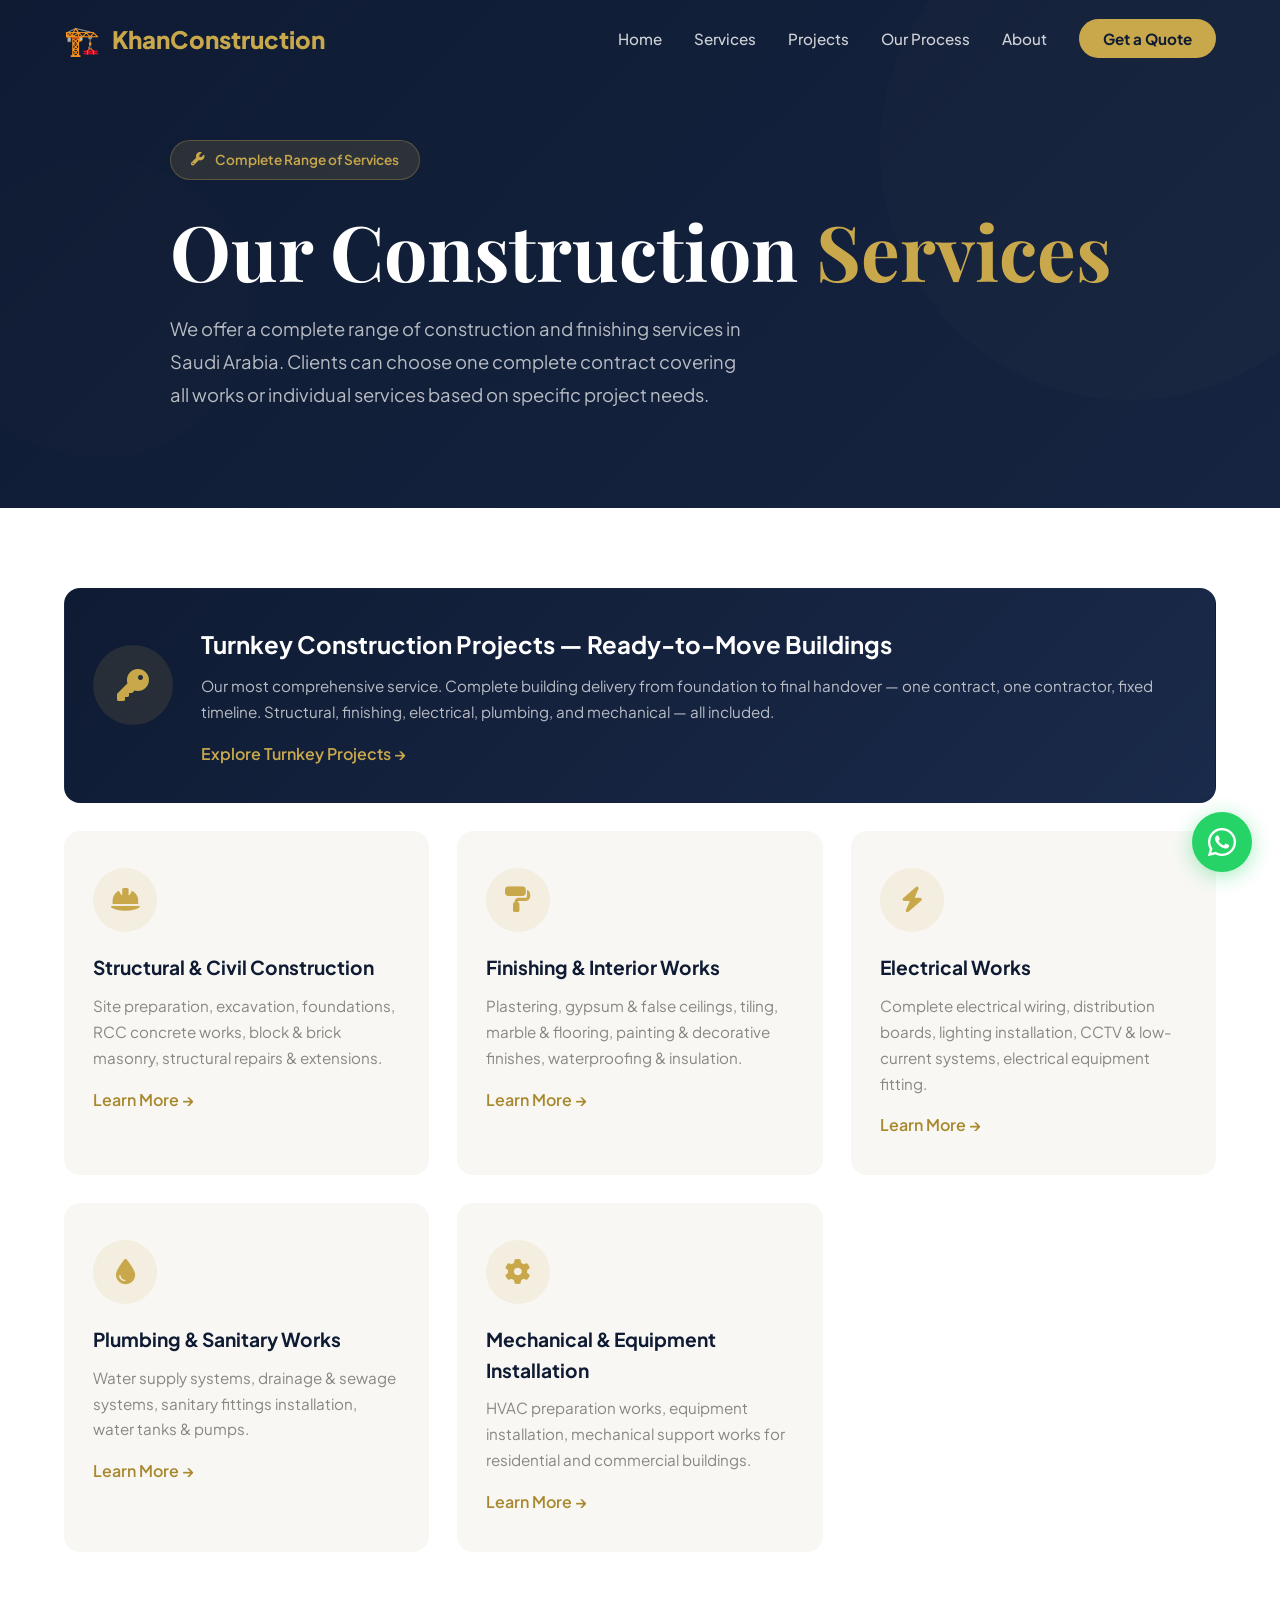
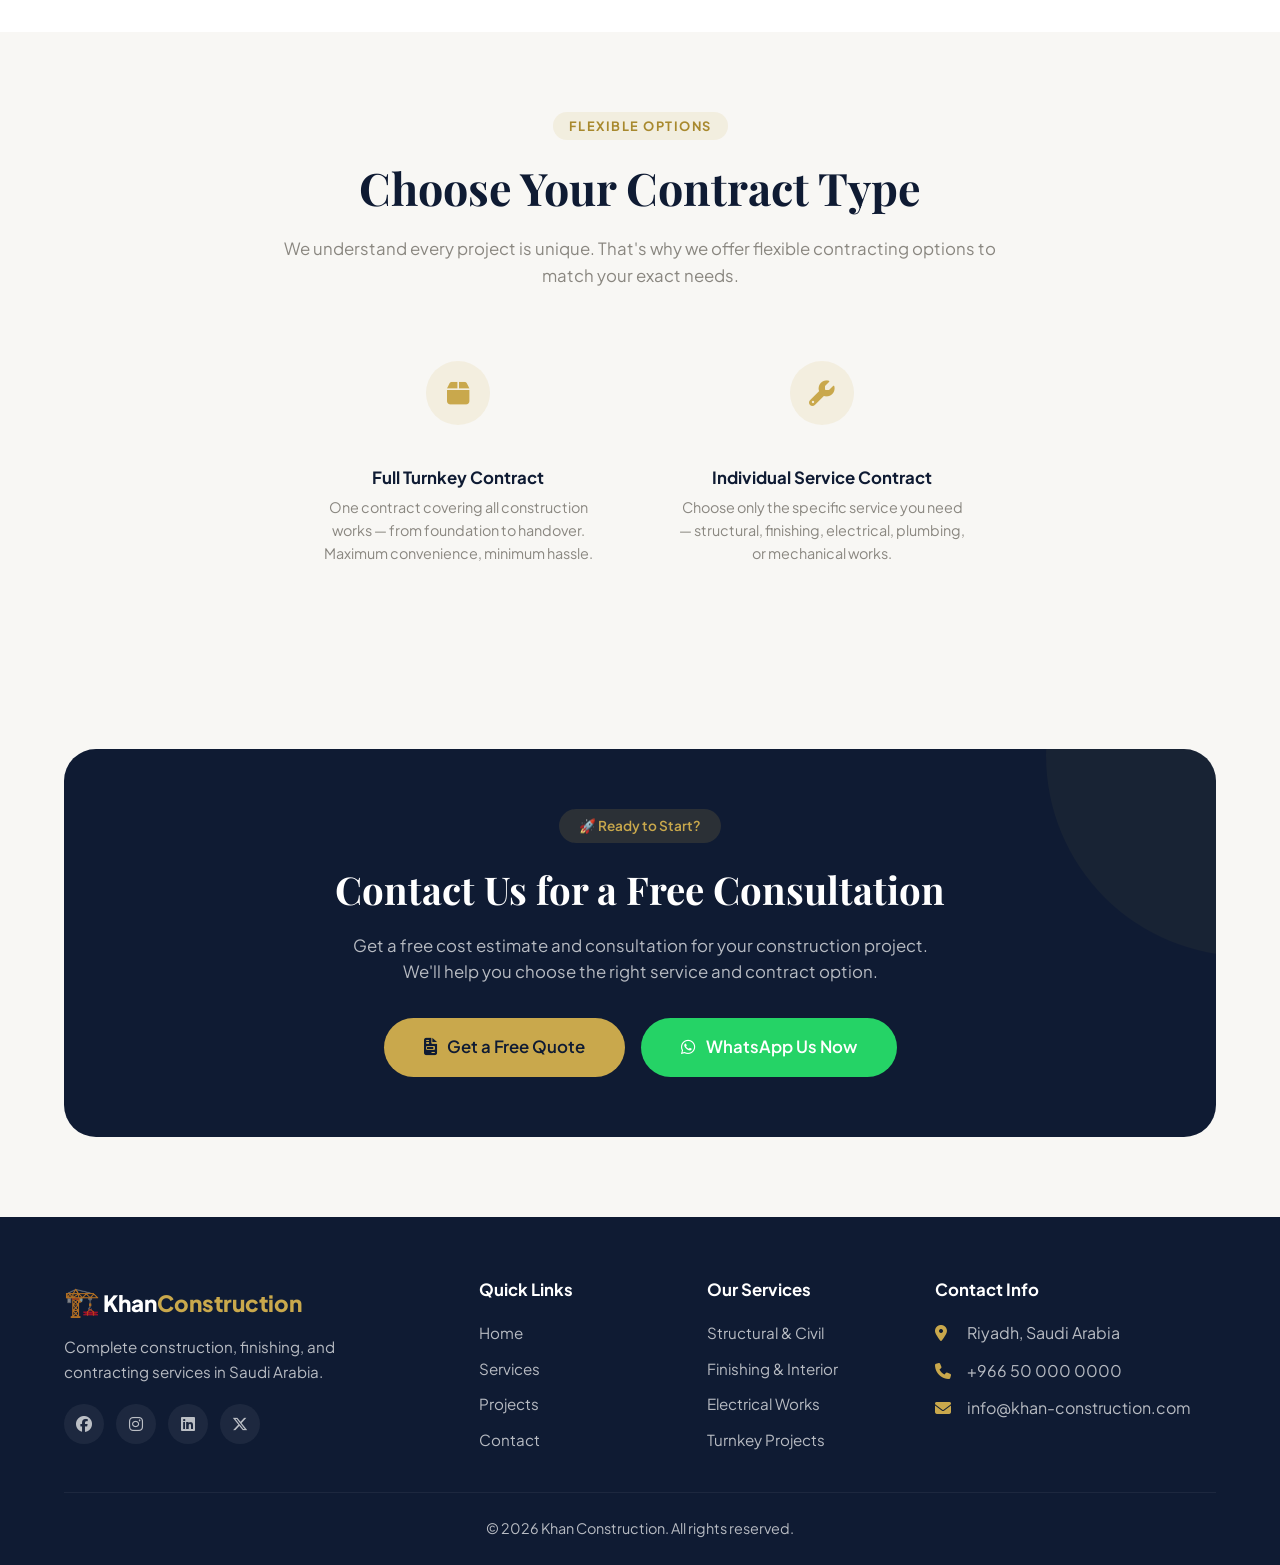
<file: services.html>
<!DOCTYPE html>
<html lang="en">
<head>
    <meta charset="UTF-8">
    <meta name="viewport" content="width=device-width, initial-scale=1.0">
    <title>Our Services | Khan Construction – Saudi Arabia</title>
    <link rel="preconnect" href="https://fonts.googleapis.com">
    <link href="https://fonts.googleapis.com/css2?family=Plus+Jakarta+Sans:wght@300;400;500;600;700;800&family=Playfair+Display:wght@700;800&display=swap" rel="stylesheet">
    <link rel="stylesheet" href="https://cdnjs.cloudflare.com/ajax/libs/font-awesome/6.5.1/css/all.min.css">
    <link href="https://unpkg.com/aos@2.3.1/dist/aos.css" rel="stylesheet">
    <link rel="stylesheet" href="assets/css/style.css">
</head>
<body>
    <div id="loadingOverlay"><div class="loader"><div class="loader-bar"></div><div class="loader-text">Building Excellence...</div></div></div>
    <a href="https://wa.me/966500000000" target="_blank" class="whatsapp-float" aria-label="Contact on WhatsApp"><i class="fa-brands fa-whatsapp"></i></a>

    <!-- NAVIGATION -->
    <nav class="navbar" id="navbar">
        <div class="container nav-container">
            <div class="nav-brand">
                <span class="brand-icon">🏗️</span>
                <span class="brand-text">Khan<span>Construction</span></span>
            </div>
            <button class="nav-toggle" id="navToggle" aria-label="Menu"><span></span><span></span><span></span></button>
            <ul class="nav-links" id="navLinks">
                <li><a href="index.html">Home</a></li>
                <li><a href="services.html" class="active">Services</a></li>
                <li><a href="index.html#projects">Projects</a></li>
                <li><a href="index.html#process">Our Process</a></li>
                <li><a href="index.html#about">About</a></li>
                <li><a href="index.html#contact" class="nav-cta">Get a Quote</a></li>
            </ul>
        </div>
    </nav>

    <!-- PAGE HEADER -->
    <section class="hero" style="min-height: 50vh;">
        <div class="hero-overlay"></div>
        <div class="hero-shapes"><div class="shape shape-1"></div><div class="shape shape-2"></div></div>
        <div class="container hero-content" style="padding: 140px 0 60px;">
            <div class="hero-badge" data-aos="fade-up"><i class="fa-solid fa-wrench"></i> Complete Range of Services</div>
            <h1 data-aos="fade-up" data-aos-delay="100">Our Construction <span>Services</span></h1>
            <p data-aos="fade-up" data-aos-delay="200">We offer a complete range of construction and finishing services in Saudi Arabia. Clients can choose one complete contract covering all works or individual services based on specific project needs.</p>
        </div>
    </section>

    <!-- ALL SERVICES -->
    <section class="services" id="allServices">
        <div class="container">
            <div class="services-grid">
                <!-- Turnkey Featured -->
                <div class="service-card service-featured" data-aos="fade-up" data-aos-delay="50" style="grid-column: 1 / -1;">
                    <div style="display: flex; align-items: center; gap: 28px; flex-wrap: wrap;">
                        <div class="service-icon" style="width: 80px; height: 80px; font-size: 2rem; flex-shrink: 0;"><i class="fa-solid fa-key"></i></div>
                        <div style="flex: 1; min-width: 280px;">
                            <h3 style="font-size: 1.5rem;">Turnkey Construction Projects — Ready-to-Move Buildings</h3>
                            <p style="color: rgba(255,255,255,0.7);">Our most comprehensive service. Complete building delivery from foundation to final handover — one contract, one contractor, fixed timeline. Structural, finishing, electrical, plumbing, and mechanical — all included.</p>
                            <a href="services/turnkey.html" class="service-link" style="color: var(--gold);">Explore Turnkey Projects →</a>
                        </div>
                    </div>
                </div>

                <div class="service-card" data-aos="fade-up" data-aos-delay="100">
                    <div class="service-icon"><i class="fa-solid fa-hard-hat"></i></div>
                    <h3>Structural & Civil Construction</h3>
                    <p>Site preparation, excavation, foundations, RCC concrete works, block & brick masonry, structural repairs & extensions.</p>
                    <a href="services/structural.html" class="service-link">Learn More →</a>
                </div>
                <div class="service-card" data-aos="fade-up" data-aos-delay="150">
                    <div class="service-icon"><i class="fa-solid fa-paint-roller"></i></div>
                    <h3>Finishing & Interior Works</h3>
                    <p>Plastering, gypsum & false ceilings, tiling, marble & flooring, painting & decorative finishes, waterproofing & insulation.</p>
                    <a href="services/finishing.html" class="service-link">Learn More →</a>
                </div>
                <div class="service-card" data-aos="fade-up" data-aos-delay="200">
                    <div class="service-icon"><i class="fa-solid fa-bolt"></i></div>
                    <h3>Electrical Works</h3>
                    <p>Complete electrical wiring, distribution boards, lighting installation, CCTV & low-current systems, electrical equipment fitting.</p>
                    <a href="services/electrical.html" class="service-link">Learn More →</a>
                </div>
                <div class="service-card" data-aos="fade-up" data-aos-delay="250">
                    <div class="service-icon"><i class="fa-solid fa-droplet"></i></div>
                    <h3>Plumbing & Sanitary Works</h3>
                    <p>Water supply systems, drainage & sewage systems, sanitary fittings installation, water tanks & pumps.</p>
                    <a href="services/plumbing.html" class="service-link">Learn More →</a>
                </div>
                <div class="service-card" data-aos="fade-up" data-aos-delay="300">
                    <div class="service-icon"><i class="fa-solid fa-gear"></i></div>
                    <h3>Mechanical & Equipment Installation</h3>
                    <p>HVAC preparation works, equipment installation, mechanical support works for residential and commercial buildings.</p>
                    <a href="services/mechanical.html" class="service-link">Learn More →</a>
                </div>
            </div>
        </div>
    </section>

    <!-- CONTRACT OPTIONS -->
    <section class="why-choose">
        <div class="container">
            <div class="section-header" data-aos="fade-up">
                <span class="section-tag">Flexible Options</span>
                <h2>Choose Your Contract Type</h2>
                <p>We understand every project is unique. That's why we offer flexible contracting options to match your exact needs.</p>
            </div>
            <div style="display: grid; grid-template-columns: repeat(auto-fit, minmax(280px, 1fr)); gap: 28px; max-width: 700px; margin: 0 auto;">
                <div class="step" data-aos="fade-up" data-aos-delay="100" style="text-align: center; flex-direction: column; align-items: center;">
                    <div class="service-icon"><i class="fa-solid fa-box"></i></div>
                    <div class="step-content">
                        <h4>Full Turnkey Contract</h4>
                        <p>One contract covering all construction works — from foundation to handover. Maximum convenience, minimum hassle.</p>
                    </div>
                </div>
                <div class="step" data-aos="fade-up" data-aos-delay="200" style="text-align: center; flex-direction: column; align-items: center;">
                    <div class="service-icon"><i class="fa-solid fa-wrench"></i></div>
                    <div class="step-content">
                        <h4>Individual Service Contract</h4>
                        <p>Choose only the specific service you need — structural, finishing, electrical, plumbing, or mechanical works.</p>
                    </div>
                </div>
            </div>
        </div>
    </section>

    <!-- CTA -->
    <section class="cta-final">
        <div class="container">
            <div class="cta-box" data-aos="zoom-in">
                <span class="cta-badge">🚀 Ready to Start?</span>
                <h2>Contact Us for a Free Consultation</h2>
                <p>Get a free cost estimate and consultation for your construction project. We'll help you choose the right service and contract option.</p>
                <div class="cta-buttons">
                    <a href="index.html#contact" class="btn btn-primary btn-large"><i class="fa-solid fa-file-invoice"></i> Get a Free Quote</a>
                    <a href="https://wa.me/966500000000" target="_blank" class="btn btn-whatsapp btn-large"><i class="fa-brands fa-whatsapp"></i> WhatsApp Us Now</a>
                </div>
            </div>
        </div>
    </section>

    <!-- FOOTER -->
    <footer class="footer">
        <div class="container">
            <div class="footer-grid">
                <div class="footer-brand">
                    <span class="brand-icon">🏗️</span>
                    <span class="brand-text">Khan<span>Construction</span></span>
                    <p>Complete construction, finishing, and contracting services in Saudi Arabia.</p>
                    <div class="footer-social">
                        <a href="#"><i class="fa-brands fa-facebook"></i></a>
                        <a href="#"><i class="fa-brands fa-instagram"></i></a>
                        <a href="#"><i class="fa-brands fa-linkedin"></i></a>
                        <a href="#"><i class="fa-brands fa-x-twitter"></i></a>
                    </div>
                </div>
                <div class="footer-links"><h4>Quick Links</h4><ul><li><a href="index.html">Home</a></li><li><a href="services.html">Services</a></li><li><a href="index.html#projects">Projects</a></li><li><a href="index.html#contact">Contact</a></li></ul></div>
                <div class="footer-services"><h4>Our Services</h4><ul><li><a href="services/structural.html">Structural & Civil</a></li><li><a href="services/finishing.html">Finishing & Interior</a></li><li><a href="services/electrical.html">Electrical Works</a></li><li><a href="services/turnkey.html">Turnkey Projects</a></li></ul></div>
                <div class="footer-contact"><h4>Contact Info</h4><p><i class="fa-solid fa-location-dot"></i> Riyadh, Saudi Arabia</p><p><i class="fa-solid fa-phone"></i> <a href="tel:+966500000000">+966 50 000 0000</a></p><p><i class="fa-solid fa-envelope"></i> <a href="mailto:info@khan-construction.com">info@khan-construction.com</a></p></div>
            </div>
            <div class="footer-bottom"><p>&copy; 2026 Khan Construction. All rights reserved.</p></div>
        </div>
    </footer>

    <script src="https://unpkg.com/aos@2.3.1/dist/aos.js"></script>
    <script src="assets/js/main.js"></script>
</body>
</html>
</file>
<file: assets/css/style.css>
/* ═══════════════════════════════════════════
   CONSTRUCTION WEBSITE – Premium Theme
   Color Palette: Dark Blue + Gold/Amber
   ═══════════════════════════════════════════ */

@import url('https://fonts.googleapis.com/css2?family=Plus+Jakarta+Sans:wght@300;400;500;600;700;800&family=Playfair+Display:wght@700;800&display=swap');

:root {
    /* Primary colors */
    --primary: #1a2a4a;
    --primary-dark: #0f1b33;
    --primary-light: #2a4066;
    --gold: #c9a84c;
    --gold-light: #e6cc7a;
    --gold-dark: #a8892e;
    
    /* Neutrals */
    --white: #ffffff;
    --off-white: #f8f7f4;
    --gray-light: #eae8e3;
    --gray: #8a8780;
    --gray-dark: #4a4842;
    --black: #1a1815;
    
    /* Shadows */
    --shadow-sm: 0 2px 12px rgba(26,42,74,0.08);
    --shadow-md: 0 8px 32px rgba(26,42,74,0.12);
    --shadow-lg: 0 20px 60px rgba(26,42,74,0.20);
    --shadow-xl: 0 40px 80px rgba(26,42,74,0.25);
    
    /* Transitions */
    --transition: 0.4s cubic-bezier(0.25, 0.46, 0.45, 0.94);
    --transition-slow: 0.8s cubic-bezier(0.25, 0.46, 0.45, 0.94);
    
    /* Border Radius */
    --radius-sm: 8px;
    --radius-md: 16px;
    --radius-lg: 24px;
    --radius-xl: 32px;
}

/* ─── RESET ─── */
* {
    margin: 0;
    padding: 0;
    box-sizing: border-box;
}
html {
    scroll-behavior: smooth;
    overflow-x: hidden;
}
body {
    font-family: 'Plus Jakarta Sans', sans-serif;
    background: var(--off-white);
    color: var(--black);
    line-height: 1.6;
    overflow-x: hidden;
}

.container {
    max-width: 1200px;
    margin: 0 auto;
    padding: 0 24px;
}

img {
    max-width: 100%;
    display: block;
}
a {
    text-decoration: none;
    color: inherit;
}
ul {
    list-style: none;
}

/* ─── LOADING OVERLAY ─── */
#loadingOverlay {
    position: fixed;
    inset: 0;
    background: var(--primary-dark);
    z-index: 99999;
    display: flex;
    align-items: center;
    justify-content: center;
    transition: opacity 0.8s ease, visibility 0.8s ease;
}
#loadingOverlay.hidden {
    opacity: 0;
    visibility: hidden;
}
.loader {
    text-align: center;
}
.loader-bar {
    width: 60px;
    height: 4px;
    background: var(--gold);
    border-radius: 4px;
    margin: 0 auto 16px;
    animation: loaderPulse 1.2s ease-in-out infinite;
}
@keyframes loaderPulse {
    0%, 100% { width: 60px; opacity: 1; }
    50% { width: 120px; opacity: 0.5; }
}
.loader-text {
    color: var(--gold);
    font-weight: 600;
    font-size: 0.9rem;
    letter-spacing: 4px;
    text-transform: uppercase;
}

/* ─── WHATSAPP FLOAT ─── */
.whatsapp-float {
    position: fixed;
    bottom: 28px;
    right: 28px;
    z-index: 9999;
    width: 60px;
    height: 60px;
    background: #25D366;
    color: white;
    border-radius: 50%;
    display: flex;
    align-items: center;
    justify-content: center;
    font-size: 2rem;
    box-shadow: 0 4px 20px rgba(37,211,102,0.4);
    transition: var(--transition);
    animation: pulse 2s infinite;
}
.whatsapp-float:hover {
    transform: scale(1.1);
    box-shadow: 0 8px 32px rgba(37,211,102,0.5);
}
@keyframes pulse {
    0%, 100% { transform: scale(1); }
    50% { transform: scale(1.05); }
}

/* ─── NAVIGATION ─── */
.navbar {
    position: fixed;
    top: 0;
    left: 0;
    width: 100%;
    z-index: 999;
    padding: 16px 0;
    transition: var(--transition);
    background: transparent;
}
.navbar.scrolled {
    background: var(--primary-dark);
    backdrop-filter: blur(20px);
    padding: 10px 0;
    box-shadow: var(--shadow-md);
}
.nav-container {
    display: flex;
    align-items: center;
    justify-content: space-between;
}
.nav-brand {
    display: flex;
    align-items: center;
    gap: 12px;
    font-size: 1.5rem;
    font-weight: 800;
    color: var(--white);
}
.nav-brand .brand-icon {
    font-size: 1.8rem;
}
.nav-brand span {
    color: var(--gold);
}
.nav-links {
    display: flex;
    align-items: center;
    gap: 32px;
}
.nav-links a {
    color: rgba(255,255,255,0.8);
    font-weight: 500;
    font-size: 0.95rem;
    transition: var(--transition);
    position: relative;
}
.nav-links a::after {
    content: '';
    position: absolute;
    bottom: -4px;
    left: 0;
    width: 0;
    height: 2px;
    background: var(--gold);
    transition: var(--transition);
}
.nav-links a:hover::after,
.nav-links a.active::after {
    width: 100%;
}
.nav-links a:hover,
.nav-links a.active {
    color: var(--white);
}
.nav-cta {
    background: var(--gold);
    color: var(--primary-dark) !important;
    padding: 10px 24px;
    border-radius: 50px;
    font-weight: 700 !important;
    transition: var(--transition);
}
.nav-cta:hover {
    background: var(--gold-light);
    transform: translateY(-2px);
}
.nav-cta::after {
    display: none !important;
}

.nav-toggle {
    display: none;
    flex-direction: column;
    gap: 6px;
    background: none;
    border: none;
    cursor: pointer;
    padding: 4px;
}
.nav-toggle span {
    width: 28px;
    height: 2.5px;
    background: var(--white);
    border-radius: 4px;
    transition: var(--transition);
}
.nav-toggle.active span:nth-child(1) {
    transform: rotate(45deg) translate(6px, 6px);
}
.nav-toggle.active span:nth-child(2) {
    opacity: 0;
}
.nav-toggle.active span:nth-child(3) {
    transform: rotate(-45deg) translate(6px, -6px);
}

/* ─── HERO ─── */
.hero {
    min-height: 100vh;
    display: flex;
    align-items: center;
    position: relative;
    background: var(--primary-dark);
    overflow: hidden;
}
.hero-overlay {
    position: absolute;
    inset: 0;
    background: linear-gradient(135deg, rgba(15,27,51,0.9) 0%, rgba(26,42,74,0.6) 100%);
    z-index: 1;
}
.hero-shapes {
    position: absolute;
    inset: 0;
    z-index: 0;
    overflow: hidden;
}
.shape {
    position: absolute;
    border-radius: 50%;
    background: rgba(201,168,76,0.06);
}
.shape-1 {
    width: 500px;
    height: 500px;
    top: -100px;
    right: -100px;
    animation: floatShape 15s ease-in-out infinite;
}
.shape-2 {
    width: 300px;
    height: 300px;
    bottom: 50px;
    left: -50px;
    background: rgba(201,168,76,0.04);
    animation: floatShape 20s ease-in-out infinite reverse;
}
.shape-3 {
    width: 200px;
    height: 200px;
    bottom: 200px;
    right: 20%;
    background: rgba(201,168,76,0.03);
    animation: floatShape 12s ease-in-out infinite;
}
@keyframes floatShape {
    0%, 100% { transform: translate(0, 0) scale(1); }
    50% { transform: translate(-30px, 40px) scale(1.1); }
}

.hero-content {
    position: relative;
    z-index: 2;
    padding: 100px 0 60px;
}
.hero-badge {
    display: inline-flex;
    align-items: center;
    gap: 10px;
    background: rgba(201,168,76,0.15);
    border: 1px solid rgba(201,168,76,0.3);
    color: var(--gold);
    padding: 8px 20px;
    border-radius: 50px;
    font-size: 0.85rem;
    font-weight: 600;
    margin-bottom: 28px;
}
.hero h1 {
    font-family: 'Playfair Display', serif;
    font-size: clamp(2.8rem, 6vw, 4.8rem);
    line-height: 1.1;
    color: var(--white);
    margin-bottom: 20px;
}
.hero h1 span {
    color: var(--gold);
}
.hero p {
    font-size: 1.15rem;
    color: rgba(255,255,255,0.7);
    max-width: 580px;
    margin-bottom: 36px;
    line-height: 1.8;
}
.hero-buttons {
    display: flex;
    gap: 16px;
    flex-wrap: wrap;
    margin-bottom: 56px;
}
.btn {
    display: inline-flex;
    align-items: center;
    gap: 10px;
    padding: 14px 32px;
    border-radius: 50px;
    font-weight: 600;
    font-size: 0.95rem;
    transition: var(--transition);
    border: none;
    cursor: pointer;
}
.btn-primary {
    background: var(--gold);
    color: var(--primary-dark);
}
.btn-primary:hover {
    background: var(--gold-light);
    transform: translateY(-3px);
    box-shadow: 0 8px 28px rgba(201,168,76,0.35);
}
.btn-whatsapp {
    background: #25D366;
    color: white;
}
.btn-whatsapp:hover {
    background: #1ebe57;
    transform: translateY(-3px);
    box-shadow: 0 8px 28px rgba(37,211,102,0.35);
}
.btn-outline {
    background: transparent;
    border: 2px solid var(--gold);
    color: var(--gold);
}
.btn-outline:hover {
    background: var(--gold);
    color: var(--primary-dark);
    transform: translateY(-3px);
}
.btn-large {
    padding: 16px 40px;
    font-size: 1.05rem;
}

.hero-stats {
    display: grid;
    grid-template-columns: repeat(auto-fit, minmax(120px, 1fr));
    gap: 24px;
    border-top: 1px solid rgba(255,255,255,0.1);
    padding-top: 40px;
}
.stat-item {
    text-align: center;
}
.stat-number {
    font-family: 'Playfair Display', serif;
    font-size: 2.5rem;
    font-weight: 800;
    color: var(--gold);
}
.stat-label {
    font-size: 0.85rem;
    color: rgba(255,255,255,0.6);
    font-weight: 500;
}

/* ─── TRUST BAR ─── */
.trust-bar {
    background: var(--white);
    padding: 24px 0;
    border-bottom: 1px solid var(--gray-light);
}
.trust-grid {
    display: grid;
    grid-template-columns: repeat(auto-fit, minmax(180px, 1fr));
    gap: 16px;
    text-align: center;
}
.trust-item {
    display: flex;
    align-items: center;
    justify-content: center;
    gap: 10px;
    font-weight: 500;
    font-size: 0.9rem;
    color: var(--gray-dark);
}
.trust-item i {
    color: var(--gold);
    font-size: 1.1rem;
}

/* ─── SECTION HEADER ─── */
.section-header {
    text-align: center;
    max-width: 720px;
    margin: 0 auto 48px;
}
.section-tag {
    display: inline-block;
    background: rgba(201,168,76,0.12);
    color: var(--gold-dark);
    padding: 4px 16px;
    border-radius: 50px;
    font-size: 0.8rem;
    font-weight: 700;
    text-transform: uppercase;
    letter-spacing: 1.5px;
    margin-bottom: 12px;
}
.section-header h2 {
    font-family: 'Playfair Display', serif;
    font-size: clamp(2rem, 3.5vw, 3rem);
    color: var(--primary-dark);
    margin-bottom: 12px;
}
.section-header p {
    color: var(--gray);
    font-size: 1.05rem;
}

/* ─── SERVICES ─── */
.services {
    padding: 80px 0;
    background: var(--white);
}
.services-grid {
    display: grid;
    grid-template-columns: repeat(auto-fit, minmax(300px, 1fr));
    gap: 28px;
}
.service-card {
    background: var(--off-white);
    padding: 36px 28px;
    border-radius: var(--radius-md);
    border: 1px solid transparent;
    transition: var(--transition);
    position: relative;
    overflow: hidden;
}
.service-card::before {
    content: '';
    position: absolute;
    top: 0;
    left: 0;
    width: 4px;
    height: 0;
    background: var(--gold);
    transition: var(--transition);
}
.service-card:hover::before {
    height: 100%;
}
.service-card:hover {
    border-color: var(--gold);
    transform: translateY(-6px);
    box-shadow: var(--shadow-md);
}
.service-card.service-featured {
    background: linear-gradient(135deg, var(--primary-dark), var(--primary));
    color: var(--white);
}
.service-card.service-featured h3,
.service-card.service-featured p {
    color: var(--white);
}
.service-card.service-featured .service-link {
    color: var(--gold);
}
.service-icon {
    width: 64px;
    height: 64px;
    border-radius: 50%;
    background: rgba(201,168,76,0.12);
    display: flex;
    align-items: center;
    justify-content: center;
    font-size: 1.6rem;
    color: var(--gold);
    margin-bottom: 20px;
}
.service-card h3 {
    font-size: 1.2rem;
    font-weight: 700;
    margin-bottom: 10px;
    color: var(--primary-dark);
}
.service-card p {
    color: var(--gray);
    font-size: 0.95rem;
    margin-bottom: 16px;
    line-height: 1.7;
}
.service-link {
    font-weight: 600;
    color: var(--gold-dark);
    transition: var(--transition);
}
.service-link:hover {
    color: var(--gold);
}
.services-cta {
    text-align: center;
    margin-top: 40px;
}

/* ─── WHY CHOOSE ─── */
.why-choose {
    padding: 80px 0;
    background: var(--off-white);
}
.why-grid {
    display: grid;
    grid-template-columns: 1fr 1fr;
    gap: 60px;
    align-items: center;
}
.why-content .section-tag {
    margin-bottom: 8px;
}
.why-content h2 {
    font-family: 'Playfair Display', serif;
    font-size: clamp(2rem, 3vw, 2.8rem);
    color: var(--primary-dark);
    margin-bottom: 24px;
}
.why-list {
    display: flex;
    flex-direction: column;
    gap: 14px;
    margin-bottom: 32px;
}
.why-list li {
    display: flex;
    align-items: center;
    gap: 14px;
    font-weight: 500;
}
.why-list i {
    color: var(--gold);
    font-size: 1.2rem;
    flex-shrink: 0;
}
.why-image {
    position: relative;
    border-radius: var(--radius-lg);
    overflow: hidden;
    box-shadow: var(--shadow-lg);
}
.why-image img {
    width: 100%;
    height: 450px;
    object-fit: cover;
}
.why-experience {
    position: absolute;
    bottom: 24px;
    right: 24px;
    background: var(--primary-dark);
    padding: 20px 28px;
    border-radius: var(--radius-md);
    text-align: center;
    border: 2px solid var(--gold);
}
.exp-number {
    display: block;
    font-family: 'Playfair Display', serif;
    font-size: 2.4rem;
    font-weight: 800;
    color: var(--gold);
}
.exp-label {
    color: rgba(255,255,255,0.7);
    font-size: 0.85rem;
}

/* ─── PROCESS ─── */
.process {
    padding: 80px 0;
    background: var(--white);
}
.process-steps {
    display: grid;
    grid-template-columns: repeat(auto-fit, minmax(280px, 1fr));
    gap: 24px;
}
.step {
    display: flex;
    align-items: flex-start;
    gap: 20px;
    padding: 24px;
    background: var(--off-white);
    border-radius: var(--radius-md);
    transition: var(--transition);
}
.step:hover {
    transform: translateY(-4px);
    box-shadow: var(--shadow-md);
}
.step-number {
    font-family: 'Playfair Display', serif;
    font-size: 2rem;
    font-weight: 800;
    color: var(--gold);
    line-height: 1;
    flex-shrink: 0;
    min-width: 48px;
}
.step-content h4 {
    font-size: 1.05rem;
    font-weight: 700;
    color: var(--primary-dark);
    margin-bottom: 4px;
}
.step-content p {
    color: var(--gray);
    font-size: 0.9rem;
}

/* ─── PROJECTS ─── */
.projects {
    padding: 80px 0;
    background: var(--off-white);
}
.projects-grid {
    display: grid;
    grid-template-columns: repeat(auto-fit, minmax(300px, 1fr));
    gap: 24px;
}
.project-card {
    position: relative;
    border-radius: var(--radius-md);
    overflow: hidden;
    cursor: pointer;
    aspect-ratio: 4/3;
}
.project-card img {
    width: 100%;
    height: 100%;
    object-fit: cover;
    transition: var(--transition-slow);
}
.project-card:hover img {
    transform: scale(1.05);
}
.project-overlay {
    position: absolute;
    inset: 0;
    background: linear-gradient(0deg, rgba(15,27,51,0.85) 0%, transparent 60%);
    display: flex;
    flex-direction: column;
    justify-content: flex-end;
    padding: 24px;
    opacity: 1;
}
.project-overlay h4 {
    color: var(--white);
    font-size: 1.2rem;
    font-weight: 700;
}
.project-overlay p {
    color: rgba(255,255,255,0.7);
    font-size: 0.9rem;
}
.projects-cta {
    text-align: center;
    margin-top: 40px;
}

/* ─── SAFETY ─── */
.safety {
    padding: 80px 0;
    background: var(--primary-dark);
    color: var(--white);
}
.safety-content {
    max-width: 720px;
}
.safety-content .section-tag {
    background: rgba(201,168,76,0.15);
    color: var(--gold);
}
.safety-content h2 {
    font-family: 'Playfair Display', serif;
    font-size: clamp(2rem, 3vw, 2.8rem);
    margin-bottom: 16px;
}
.safety-content p {
    color: rgba(255,255,255,0.7);
    font-size: 1.05rem;
    line-height: 1.8;
    margin-bottom: 28px;
}
.safety-icons {
    display: flex;
    gap: 24px;
    flex-wrap: wrap;
}
.safety-icons div {
    display: flex;
    align-items: center;
    gap: 10px;
    background: rgba(255,255,255,0.06);
    padding: 10px 20px;
    border-radius: 50px;
    font-weight: 500;
}
.safety-icons i {
    color: var(--gold);
    font-size: 1.1rem;
}

/* ─── FINAL CTA ─── */
.cta-final {
    padding: 80px 0;
    background: var(--off-white);
}
.cta-box {
    background: var(--primary-dark);
    border-radius: var(--radius-xl);
    padding: 60px 48px;
    text-align: center;
    color: var(--white);
    position: relative;
    overflow: hidden;
}
.cta-box::before {
    content: '';
    position: absolute;
    top: -50%;
    right: -20%;
    width: 400px;
    height: 400px;
    border-radius: 50%;
    background: rgba(201,168,76,0.05);
}
.cta-badge {
    display: inline-block;
    background: rgba(201,168,76,0.15);
    color: var(--gold);
    padding: 6px 20px;
    border-radius: 50px;
    font-size: 0.85rem;
    font-weight: 600;
    margin-bottom: 16px;
}
.cta-box h2 {
    font-family: 'Playfair Display', serif;
    font-size: clamp(1.8rem, 3vw, 2.8rem);
    margin-bottom: 12px;
}
.cta-box p {
    color: rgba(255,255,255,0.7);
    font-size: 1.05rem;
    max-width: 600px;
    margin: 0 auto 32px;
}
.cta-buttons {
    display: flex;
    gap: 16px;
    justify-content: center;
    flex-wrap: wrap;
}

/* ─── FOOTER ─── */
.footer {
    background: var(--primary-dark);
    color: rgba(255,255,255,0.7);
    padding: 60px 0 24px;
}
.footer-grid {
    display: grid;
    grid-template-columns: 2fr 1fr 1fr 1.5fr;
    gap: 40px;
    margin-bottom: 40px;
}
.footer-brand .brand-icon {
    font-size: 1.8rem;
}
.footer-brand .brand-text {
    font-size: 1.4rem;
    font-weight: 800;
    color: var(--white);
}
.footer-brand .brand-text span {
    color: var(--gold);
}
.footer-brand p {
    margin: 12px 0 20px;
    max-width: 280px;
    font-size: 0.95rem;
}
.footer-social {
    display: flex;
    gap: 12px;
}
.footer-social a {
    width: 40px;
    height: 40px;
    border-radius: 50%;
    background: rgba(255,255,255,0.06);
    display: flex;
    align-items: center;
    justify-content: center;
    transition: var(--transition);
    font-size: 1rem;
}
.footer-social a:hover {
    background: var(--gold);
    color: var(--primary-dark);
    transform: translateY(-3px);
}
.footer h4 {
    color: var(--white);
    font-size: 1.05rem;
    font-weight: 700;
    margin-bottom: 16px;
}
.footer ul {
    display: flex;
    flex-direction: column;
    gap: 10px;
}
.footer ul a {
    transition: var(--transition);
    font-size: 0.95rem;
}
.footer ul a:hover {
    color: var(--gold);
}
.footer-contact p {
    display: flex;
    align-items: center;
    gap: 12px;
    margin-bottom: 12px;
}
.footer-contact i {
    color: var(--gold);
    width: 20px;
}
.footer-bottom {
    border-top: 1px solid rgba(255,255,255,0.06);
    padding-top: 24px;
    text-align: center;
    font-size: 0.9rem;
}

/* ─── RESPONSIVE ─── */
@media (max-width: 992px) {
    .nav-toggle {
        display: flex;
    }
    .nav-links {
        position: fixed;
        top: 0;
        right: -100%;
        width: 280px;
        height: 100vh;
        background: var(--primary-dark);
        flex-direction: column;
        padding: 80px 24px 24px;
        gap: 16px;
        transition: var(--transition);
        box-shadow: var(--shadow-xl);
    }
    .nav-links.open {
        right: 0;
    }
    .why-grid {
        grid-template-columns: 1fr;
        gap: 40px;
    }
    .footer-grid {
        grid-template-columns: 1fr 1fr;
        gap: 32px;
    }
    .hero h1 {
        font-size: 2.8rem;
    }
    .cta-box {
        padding: 40px 24px;
    }
}

@media (max-width: 768px) {
    .hero h1 {
        font-size: 2.2rem;
    }
    .hero-stats {
        grid-template-columns: repeat(2, 1fr);
        gap: 16px;
    }
    .stat-number {
        font-size: 2rem;
    }
    .services-grid {
        grid-template-columns: 1fr;
    }
    .process-steps {
        grid-template-columns: 1fr;
    }
    .footer-grid {
        grid-template-columns: 1fr;
        gap: 28px;
    }
    .safety-icons {
        flex-direction: column;
        align-items: flex-start;
    }
    .cta-buttons {
        flex-direction: column;
        align-items: center;
    }
}

/* ─── AOS OVERRIDE ─── */
[data-aos] {
    pointer-events: none;
}
[data-aos].aos-animate {
    pointer-events: auto;
}
</file>
